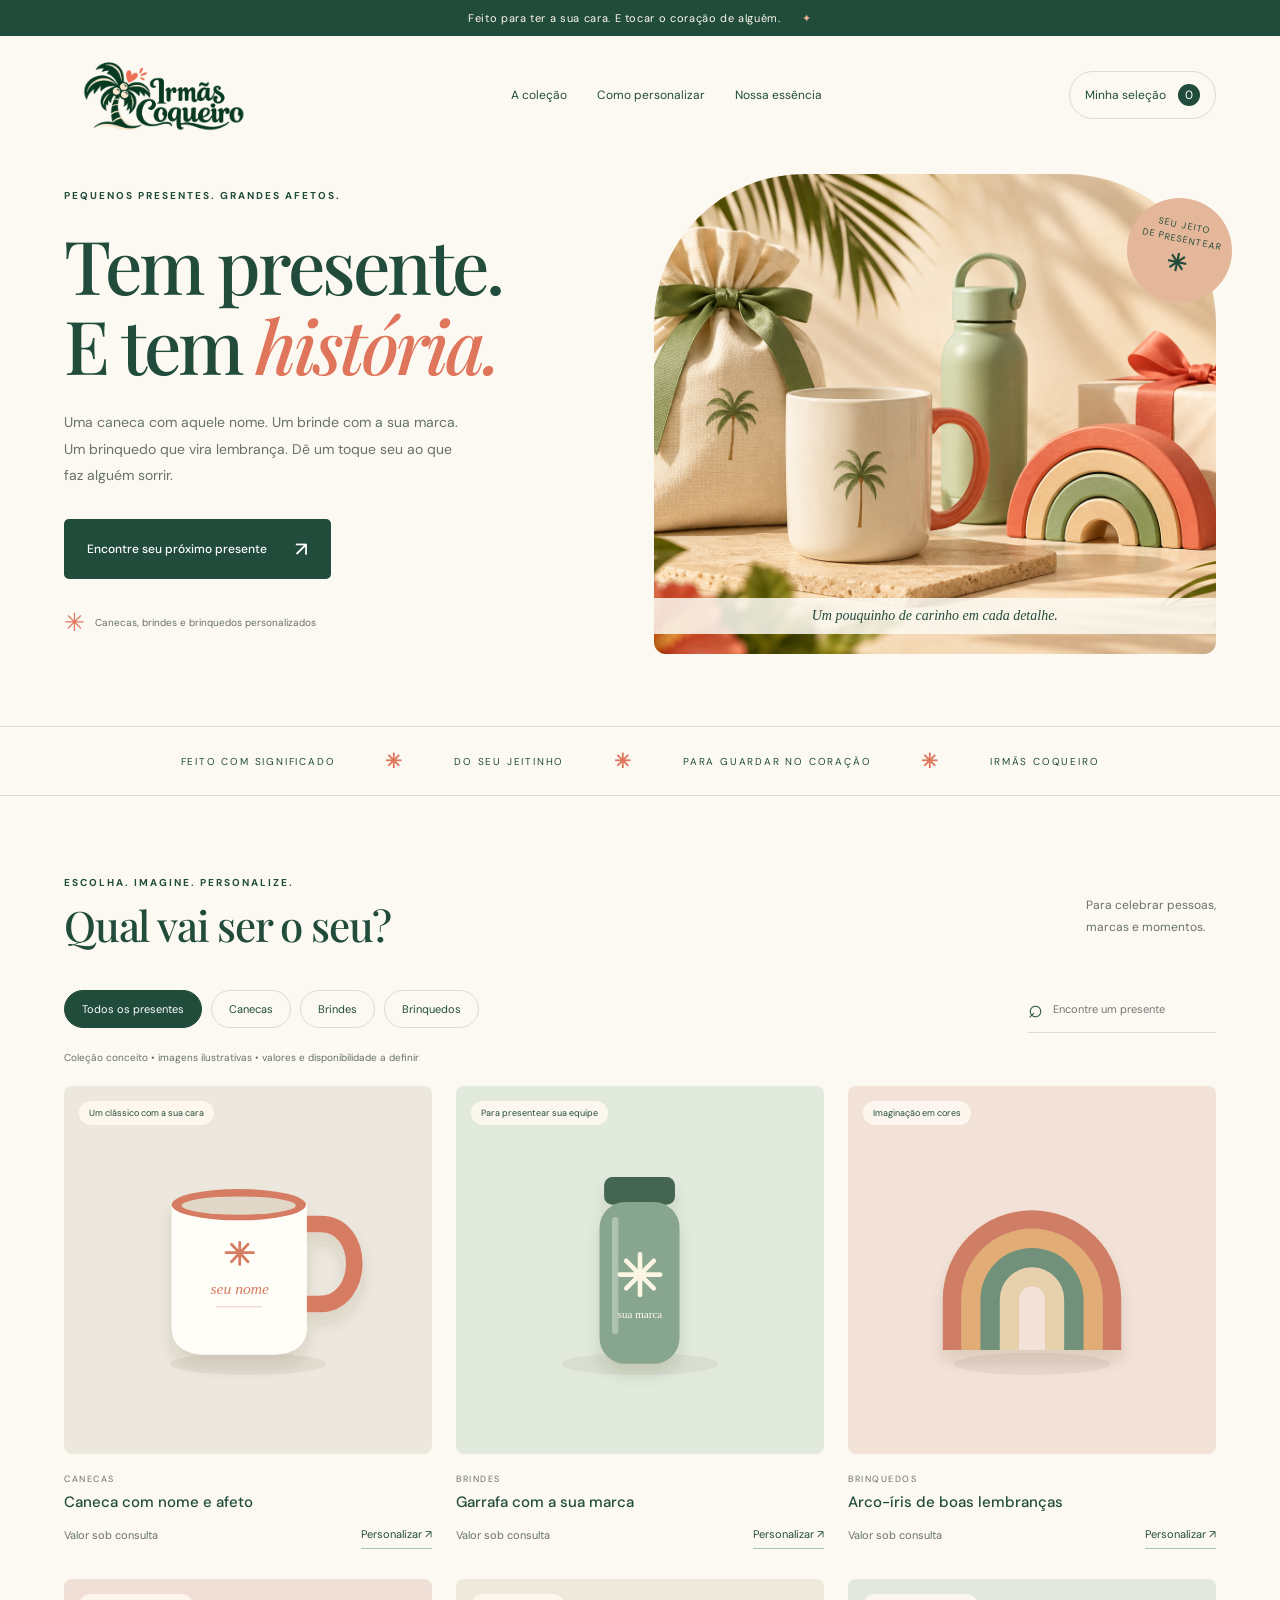
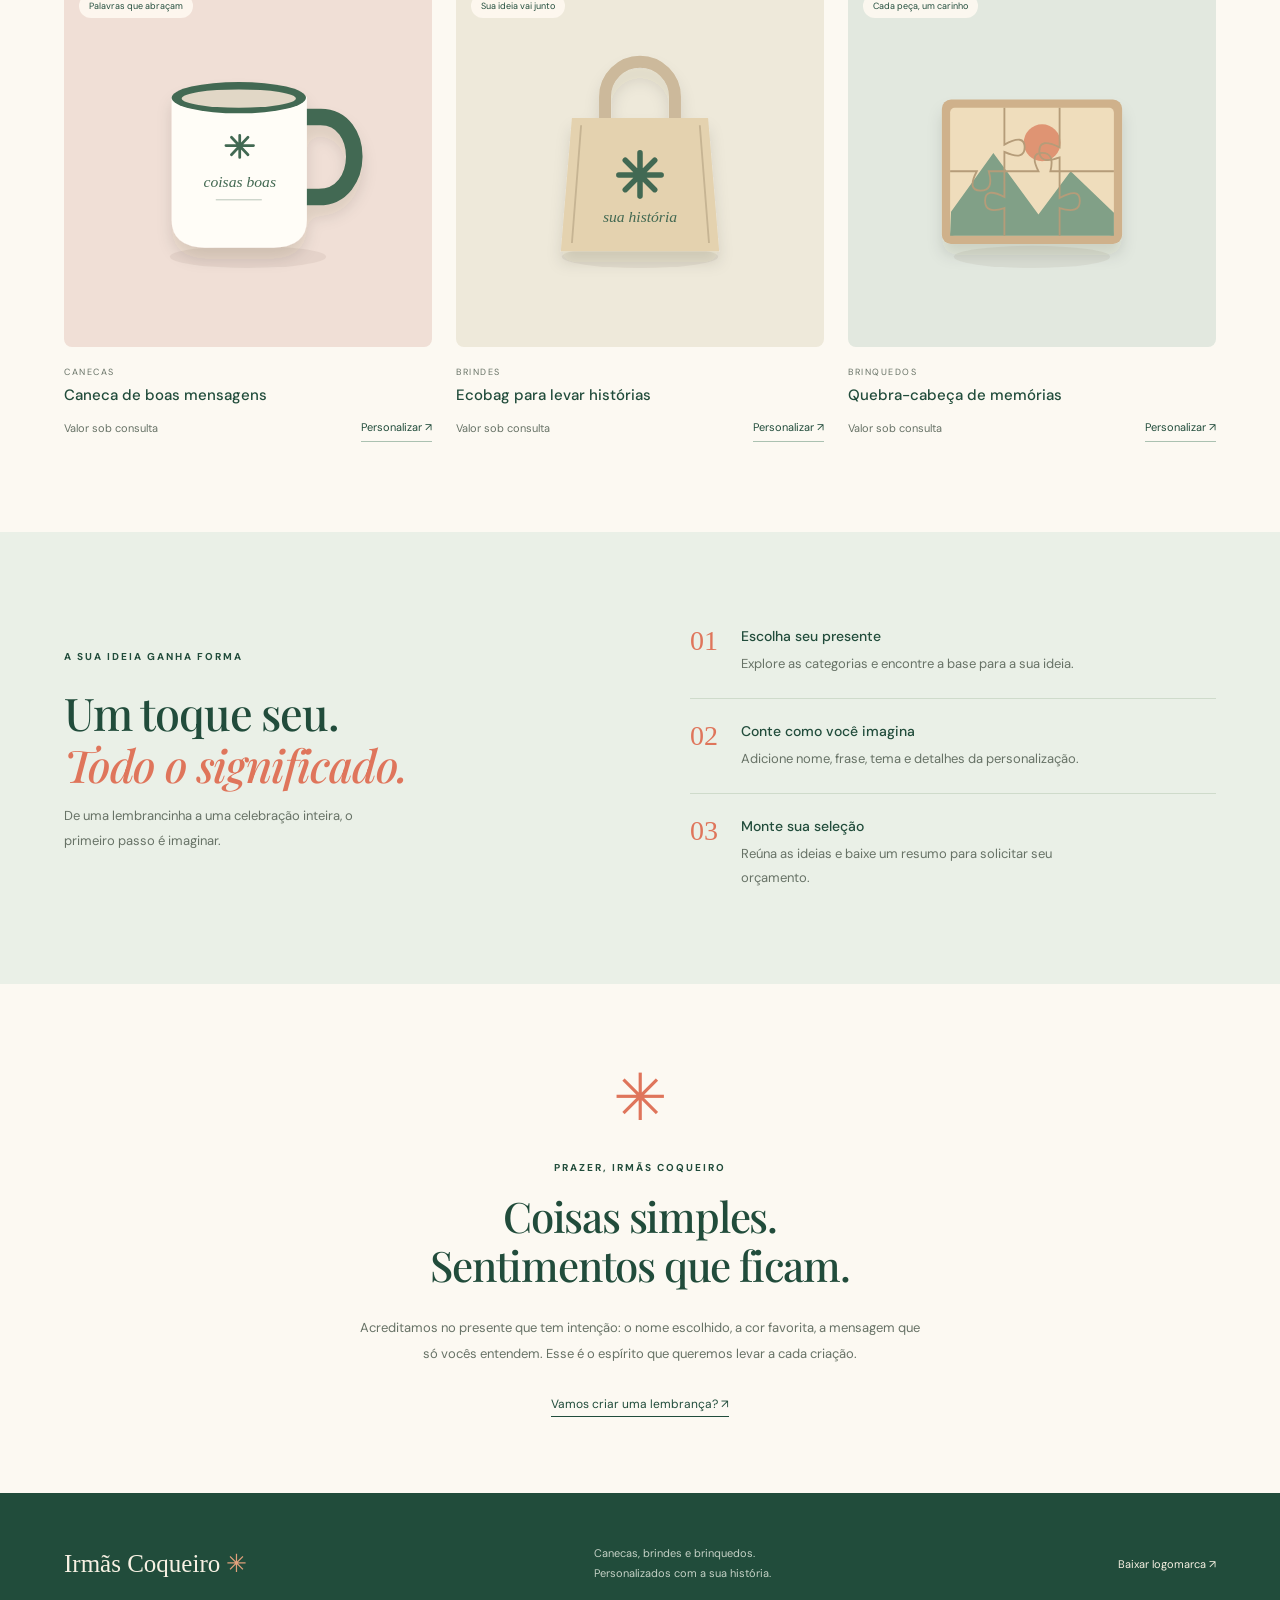
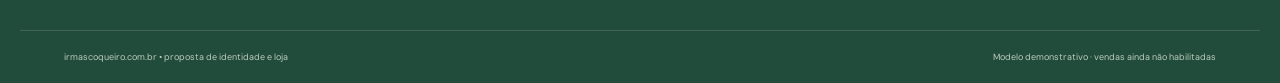
<file: irmas-coqueiro/index.html>
<!doctype html>
<html lang="pt-BR">
<head>
  <meta charset="utf-8"><meta name="viewport" content="width=device-width,initial-scale=1">
  <meta name="description" content="Irmãs Coqueiro: uma proposta de loja de canecas, brindes e brinquedos personalizados.">
  <meta name="theme-color" content="#214c3b"><title>Irmãs Coqueiro • Presentes com a sua história</title>
  <link rel="icon" href="assets/favicon.svg" type="image/svg+xml"><link rel="stylesheet" href="style.css">
</head>
<body>
  <div class="announcement">Feito para ter a sua cara. E tocar o coração de alguém. <span>✦</span></div>
  <header class="header wrap">
    <a class="brand" href="#inicio" aria-label="Irmãs Coqueiro, início"><img src="assets/logo.png" alt="Irmãs Coqueiro" onerror="this.hidden=true;this.nextElementSibling.hidden=false"><span hidden>Irmãs<br><b>Coqueiro</b> ✳</span></a>
    <nav aria-label="Navegação principal"><a href="#colecao">A coleção</a><a href="#como-funciona">Como personalizar</a><a href="#sobre">Nossa essência</a></nav>
    <button class="bag" id="open-bag" aria-label="Abrir lista de presentes">Minha seleção <span id="bag-count">0</span></button>
  </header>
  <main id="inicio">
    <section class="hero wrap">
      <div class="hero-copy"><p class="eyebrow">PEQUENOS PRESENTES. GRANDES AFETOS.</p><h1>Tem presente.<br>E tem <em>história.</em></h1><p>Uma caneca com aquele nome. Um brinde com a sua marca. Um brinquedo que vira lembrança. Dê um toque seu ao que faz alguém sorrir.</p><a class="button" href="#colecao">Encontre seu próximo presente <span>↗</span></a><div class="hero-note"><span>✳</span> Canecas, brindes e brinquedos personalizados</div></div>
      <div class="hero-art"><img src="assets/colecao.png" alt="Composição ilustrativa de caneca, presentes, garrafa e brinquedo em cores suaves"><span class="round-stamp">SEU JEITO<br>DE PRESENTEAR<br><b>✳</b></span><span class="image-caption">Um pouquinho de carinho em cada detalhe.</span></div>
    </section>
    <div class="ribbon"><span>FEITO COM SIGNIFICADO</span><b>✳</b><span>DO SEU JEITINHO</span><b>✳</b><span>PARA GUARDAR NO CORAÇÃO</span><b>✳</b><span>IRMÃS COQUEIRO</span></div>
    <section class="catalog wrap" id="colecao"><div class="section-top"><div><p class="eyebrow">ESCOLHA. IMAGINE. PERSONALIZE.</p><h2>Qual vai ser o seu?</h2></div><p>Para celebrar pessoas,<br>marcas e momentos.</p></div>
      <div class="catalog-tools"><div class="filters" role="group" aria-label="Categorias"><button class="active" data-filter="Todos" aria-pressed="true">Todos os presentes</button><button data-filter="Canecas" aria-pressed="false">Canecas</button><button data-filter="Brindes" aria-pressed="false">Brindes</button><button data-filter="Brinquedos" aria-pressed="false">Brinquedos</button></div><label class="search"><span aria-hidden="true">⌕</span><input id="search" type="search" placeholder="Encontre um presente" aria-label="Buscar presentes"></label></div>
      <p class="demo-note">Coleção conceito • imagens ilustrativas • valores e disponibilidade a definir</p><div id="products" class="products"></div><p id="empty" hidden>Nenhum presente encontrado. Experimente outra busca.</p>
    </section>
    <section class="how" id="como-funciona"><div class="wrap how-inner"><div><p class="eyebrow">A SUA IDEIA GANHA FORMA</p><h2>Um toque seu.<br><em>Todo o significado.</em></h2><p>De uma lembrancinha a uma celebração inteira, o primeiro passo é imaginar.</p></div><ol><li><span>01</span><div><h3>Escolha seu presente</h3><p>Explore as categorias e encontre a base para a sua ideia.</p></div></li><li><span>02</span><div><h3>Conte como você imagina</h3><p>Adicione nome, frase, tema e detalhes da personalização.</p></div></li><li><span>03</span><div><h3>Monte sua seleção</h3><p>Reúna as ideias e baixe um resumo para solicitar seu orçamento.</p></div></li></ol></div></section>
    <section class="about wrap" id="sobre"><span class="about-icon" aria-hidden="true">✳</span><p class="eyebrow">PRAZER, IRMÃS COQUEIRO</p><h2>Coisas simples.<br>Sentimentos que ficam.</h2><p>Acreditamos no presente que tem intenção: o nome escolhido, a cor favorita, a mensagem que só vocês entendem. Esse é o espírito que queremos levar a cada criação.</p><a href="#colecao" class="text-link">Vamos criar uma lembrança? ↗</a></section>
  </main>
  <footer><div class="wrap footer-top"><a class="footer-brand" href="#inicio">Irmãs Coqueiro <span>✳</span></a><p>Canecas, brindes e brinquedos.<br>Personalizados com a sua história.</p><a href="assets/logo.png" download="irmas-coqueiro-logomarca.png">Baixar logomarca ↗</a></div><div class="wrap footer-bottom"><span>irmascoqueiro.com.br • proposta de identidade e loja</span><span>Modelo demonstrativo · vendas ainda não habilitadas</span></div></footer>
  <dialog id="personalize"><form id="custom-form"><div class="dialog-top"><p class="eyebrow">DO SEU JEITINHO</p><button type="button" class="icon-button close-dialog" aria-label="Fechar personalização">×</button></div><h2 id="custom-title">Personalize seu presente</h2><p class="subtle">Conte a sua ideia. A produção e os valores serão confirmados no orçamento.</p><label>Nome ou frase para personalizar<input id="custom-text" maxlength="100" placeholder="Ex.: Ana • espalhe coisas boas"></label><label>Detalhes da sua ideia<textarea id="custom-details" maxlength="1000" rows="3" placeholder="Cores, tema, ocasião ou outros detalhes"></textarea></label><label>Quantidade<input id="custom-qty" type="number" min="1" max="999" value="1" required></label><button class="button" type="submit">Adicionar à minha seleção <span>+</span></button></form></dialog>
  <dialog id="cart"><div class="dialog-top"><p class="eyebrow">SUAS IDEIAS, REUNIDAS</p><button class="icon-button close-dialog" aria-label="Fechar seleção">×</button></div><h2>Minha seleção</h2><div id="cart-items"></div><p class="subtle">Esta é uma simulação de pedido. Nenhuma compra ou cobrança será realizada.</p><button class="button" id="download-order">Baixar resumo do pedido <span>↓</span></button><button class="text-link" id="continue-shopping">Continuar escolhendo</button></dialog>
  <div class="toast" id="toast" role="status" aria-live="polite"></div><script src="app.js"></script>
</body></html>
</file>
<file: irmas-coqueiro/style.css>
@import url('https://fonts.googleapis.com/css2?family=DM+Sans:wght@400;500;600;700&family=Playfair+Display:ital,wght@0,500;0,600;0,700;1,500;1,600&display=swap');
:root{--green:#214c3b;--cream:#fcf9f2;--coral:#df755b;--line:#dddcd0;--muted:#677266}*{box-sizing:border-box}html{scroll-behavior:smooth;scroll-padding-top:25px}body{margin:0;background:var(--cream);color:var(--green);font-family:'DM Sans',Arial,sans-serif}button,input,textarea{font:inherit}a{color:inherit;text-decoration:none}button,a,input,textarea{-webkit-tap-highlight-color:transparent}button{cursor:pointer}button:focus-visible,a:focus-visible,input:focus-visible,textarea:focus-visible{outline:3px solid var(--coral);outline-offset:4px}.wrap{max-width:1240px;margin:auto;padding-left:44px;padding-right:44px}.announcement{background:var(--green);color:#fff9ec;text-align:center;padding:11px 20px;font-size:11px;letter-spacing:.65px}.announcement span{padding-left:18px;color:#eab691}.header{display:flex;align-items:center;justify-content:space-between;gap:28px;height:118px}.brand{width:200px;display:block}.brand img{display:block;width:100%;height:90px;object-fit:contain}.brand span{font-family:Georgia,serif;font-size:24px;line-height:1}.header nav{display:flex;gap:30px;font-size:12px}.header nav a:hover,.text-link:hover{color:var(--coral)}.bag{border:1px solid var(--line);border-radius:30px;background:none;color:var(--green);padding:12px 15px;font-size:12px;white-space:nowrap}.bag span{background:var(--green);color:white;border-radius:50%;display:inline-flex;justify-content:center;align-items:center;width:22px;height:22px;margin-left:9px}.hero{display:grid;grid-template-columns:1fr 1.05fr;gap:54px;padding-top:20px;padding-bottom:72px;align-items:center}.eyebrow{font-size:10px;letter-spacing:2px;font-weight:700;margin:0 0 23px}.hero h1{font-family:'Playfair Display',Georgia,serif;font-size:clamp(48px,5.8vw,77px);line-height:1.08;font-weight:500;letter-spacing:-3px;margin:0 0 24px}em{color:var(--coral);font-weight:500}.hero-copy>p:not(.eyebrow){max-width:405px;color:var(--muted);font-size:14px;line-height:1.9;margin-bottom:30px}.button{display:inline-flex;align-items:center;justify-content:space-between;gap:28px;padding:17px 23px;background:var(--green);color:white;border:0;border-radius:5px;font-size:12px;font-weight:500}.button:hover{background:#32644e}.button span{font-size:20px}.hero-note{display:flex;align-items:center;gap:10px;font-size:10px;color:var(--muted);margin-top:27px}.hero-note span{font-size:25px;color:var(--coral)}.hero-art{position:relative;height:480px;border-radius:150px 150px 12px 12px;background:#ede6d8}.hero-art>img{width:100%;height:100%;object-fit:cover;border-radius:inherit}.round-stamp{position:absolute;right:-16px;top:24px;border-radius:50%;background:#e5b79a;width:105px;height:105px;transform:rotate(12deg);display:flex;flex-direction:column;align-items:center;justify-content:center;text-align:center;font-size:9px;letter-spacing:1.2px;line-height:1.5}.round-stamp b{font-size:24px}.image-caption{position:absolute;bottom:20px;left:0;width:100%;text-align:center;font-family:Georgia,serif;font-style:italic;font-size:14px;background:#fcf9f2d9;padding:10px}.ribbon{display:flex;align-items:center;justify-content:center;gap:50px;border-top:1px solid var(--line);border-bottom:1px solid var(--line);padding:21px 25px;font-size:10px;letter-spacing:1.8px}.ribbon b{font-size:20px;color:var(--coral)}.catalog{padding-top:80px;padding-bottom:90px}.section-top{display:flex;justify-content:space-between;align-items:end;margin-bottom:35px}.section-top .eyebrow{margin-bottom:12px}h2{font-family:'Playfair Display',Georgia,serif;font-size:42px;font-weight:500;line-height:1.17;letter-spacing:-1.2px;margin:0}.section-top>p{color:var(--muted);font-size:12px;line-height:1.8}.catalog-tools{display:flex;justify-content:space-between;gap:16px;align-items:center;margin-bottom:18px}.filters{display:flex;flex-wrap:wrap;gap:9px}.filters button{border:1px solid var(--line);border-radius:25px;padding:11px 17px;background:none;color:var(--green);font-size:11px}.filters .active{background:var(--green);border-color:var(--green);color:white}.search{border-bottom:1px solid var(--line);display:flex;align-items:center;gap:8px;padding:7px 0}.search span{font-size:25px}.search input{width:165px;border:0;background:none;font-size:11px;color:var(--green)}.demo-note{font-size:10px;color:var(--muted);margin:0 0 22px}.products{display:grid;grid-template-columns:repeat(3,1fr);gap:30px 24px}.product-art{position:relative;border-radius:8px;background:var(--tone);aspect-ratio:1/1;display:flex;align-items:center;justify-content:center;overflow:hidden}.product-art svg{width:75%;height:75%;transition:transform .35s}.product:hover svg{transform:rotate(-4deg) scale(1.05)}.product-tag{position:absolute;top:15px;left:15px;background:#fffaf2de;padding:6px 10px;border-radius:20px;font-size:9px}.product-category{font-size:9px;text-transform:uppercase;letter-spacing:1.5px;color:var(--muted);margin:19px 0 7px}.product h3{font-size:15px;font-weight:500;margin:0 0 8px}.product-bottom{display:flex;justify-content:space-between;align-items:center;gap:10px;font-size:11px}.product-bottom>span{color:var(--muted)}.product-bottom button{background:none;color:var(--green);border:0;border-bottom:1px solid #abc1b1;padding:7px 0;font-size:11px}.how{background:#eaf0e7;padding:72px 0}.how-inner{display:grid;grid-template-columns:1fr 1fr;gap:100px;align-items:center}.how h2{font-size:45px}.how p:not(.eyebrow){font-size:13px;line-height:1.9;color:var(--muted);max-width:340px}.how ol{list-style:none;padding:0;margin:0}.how li{display:flex;gap:23px;padding:21px 0;border-bottom:1px solid #cfdbcb}.how li:last-child{border:0}.how li>span{font-family:Georgia,serif;color:var(--coral);font-size:28px}.how h3{font-size:14px;font-weight:500;margin:2px 0 7px}.how li p{margin:0}.about{text-align:center;padding-top:72px;padding-bottom:80px;max-width:650px}.about-icon{display:block;font-size:65px;color:var(--coral);margin-bottom:21px}.about .eyebrow{margin-bottom:18px}.about>p:not(.eyebrow){font-size:13px;line-height:2;color:var(--muted);margin:25px 0}.text-link{background:none;border:0;border-bottom:1px solid currentColor;color:var(--green);font-size:12px;padding:4px 0}footer{background:var(--green);color:#f7f1e3}.footer-top{display:flex;align-items:center;justify-content:space-between;gap:30px;padding-top:40px;padding-bottom:35px}.footer-brand{font-family:Georgia,serif;font-size:25px}.footer-brand span{color:#e2a17c}.footer-top p{font-size:11px;line-height:1.8;color:#c5d1c6}.footer-top>a:last-child{font-size:11px}.footer-bottom{display:flex;justify-content:space-between;gap:20px;border-top:1px solid #ffffff24;padding-top:20px;padding-bottom:20px;color:#bccbbd;font-size:9px}dialog{border:0;border-radius:13px;padding:30px;max-width:500px;width:calc(100% - 32px);max-height:88vh;color:var(--green);background:var(--cream)}dialog::backdrop{background:#102f24a3;backdrop-filter:blur(3px)}.dialog-top{display:flex;justify-content:space-between;align-items:center}.dialog-top .eyebrow{margin:0}dialog h2{font-size:32px;margin:20px 0 14px}.icon-button{background:none;border:0;color:var(--green);font-size:27px;padding:0 4px}.subtle{font-size:12px;color:var(--muted);line-height:1.7}form label{display:block;margin:20px 0;font-size:12px}form input,form textarea{display:block;width:100%;border:1px solid #cdd4c8;border-radius:5px;background:white;padding:12px;margin-top:9px;color:var(--green)}form .button,#download-order{width:100%;margin-top:10px}.cart-item{padding:17px 0;border-bottom:1px solid var(--line);display:flex;justify-content:space-between;gap:20px}.cart-item h3{font-size:14px;margin:0 0 8px}.cart-item p{white-space:pre-wrap;overflow-wrap:anywhere;font-size:12px;margin:5px 0;color:var(--muted)}.cart-item button{background:none;border:0;font-size:11px;color:var(--coral);align-self:start}#continue-shopping{display:block;margin:20px auto 0}.toast{position:fixed;bottom:25px;left:50%;transform:translateX(-50%);background:var(--green);color:white;border-radius:7px;padding:14px 22px;font-size:13px;box-shadow:0 5px 30px #0002;opacity:0;pointer-events:none;transition:opacity .2s;z-index:5}.toast.visible{opacity:1}[hidden]{display:none!important}@media(min-width:1450px){.hero h1{font-size:80px}}@media(max-width:900px){.wrap{padding-left:25px;padding-right:25px}.header nav{gap:15px}.hero{gap:28px}.hero-art{height:420px}.ribbon{gap:20px;font-size:8px}.how-inner{gap:40px}.catalog-tools{align-items:start}.search input{width:140px}.filters button{padding:10px 12px}.brand{width:160px}}@media(max-width:650px){.wrap{padding-left:21px;padding-right:21px}.announcement{font-size:9px}.header{height:100px;flex-wrap:wrap;gap:0;padding-top:8px;padding-bottom:10px}.brand{width:130px}.brand img{height:53px}.header nav{order:3;width:100%;justify-content:center;font-size:10px;gap:23px;margin-top:10px}.bag{font-size:10px;padding:7px 10px}.hero{grid-template-columns:1fr;gap:35px;padding-top:35px;padding-bottom:40px}.hero h1{font-size:58px}.hero-copy>p:not(.eyebrow){font-size:13px}.hero-art{height:360px;border-radius:120px 120px 10px 10px}.round-stamp{right:0}.eyebrow{font-size:9px}.ribbon{gap:15px;overflow:hidden;white-space:nowrap;justify-content:flex-start;padding:18px 20px}.ribbon span:last-child{display:none}.catalog{padding-top:48px;padding-bottom:50px}h2{font-size:34px}.section-top>p{display:none}.catalog-tools{flex-direction:column;align-items:stretch;gap:17px}.filters{gap:6px}.filters button{padding:9px 11px;font-size:10px}.search input{width:100%;padding:5px}.demo-note{font-size:9px;line-height:1.7}.products{grid-template-columns:repeat(2,1fr);gap:25px 13px}.product-art svg{width:85%;height:85%}.product-tag{top:9px;left:8px;font-size:8px;padding:5px 7px}.product h3{font-size:12px;line-height:1.5}.product-category{font-size:8px}.product-bottom{align-items:start;flex-direction:column;gap:3px;font-size:10px}.product-bottom button{font-size:10px}.how{padding:45px 0}.how-inner{grid-template-columns:1fr;gap:20px}.how h2{font-size:38px}.how li{padding:17px 0}.about{padding-top:45px;padding-bottom:55px}.footer-top{flex-direction:column;align-items:start;gap:12px}.footer-top p{margin:0 0 8px}.footer-bottom{flex-direction:column;gap:8px}dialog{padding:23px}.toast{width:90%;text-align:center;font-size:12px}}@media(prefers-reduced-motion:reduce){html{scroll-behavior:auto}*,*::before,*::after{transition:none!important}}
</file>
